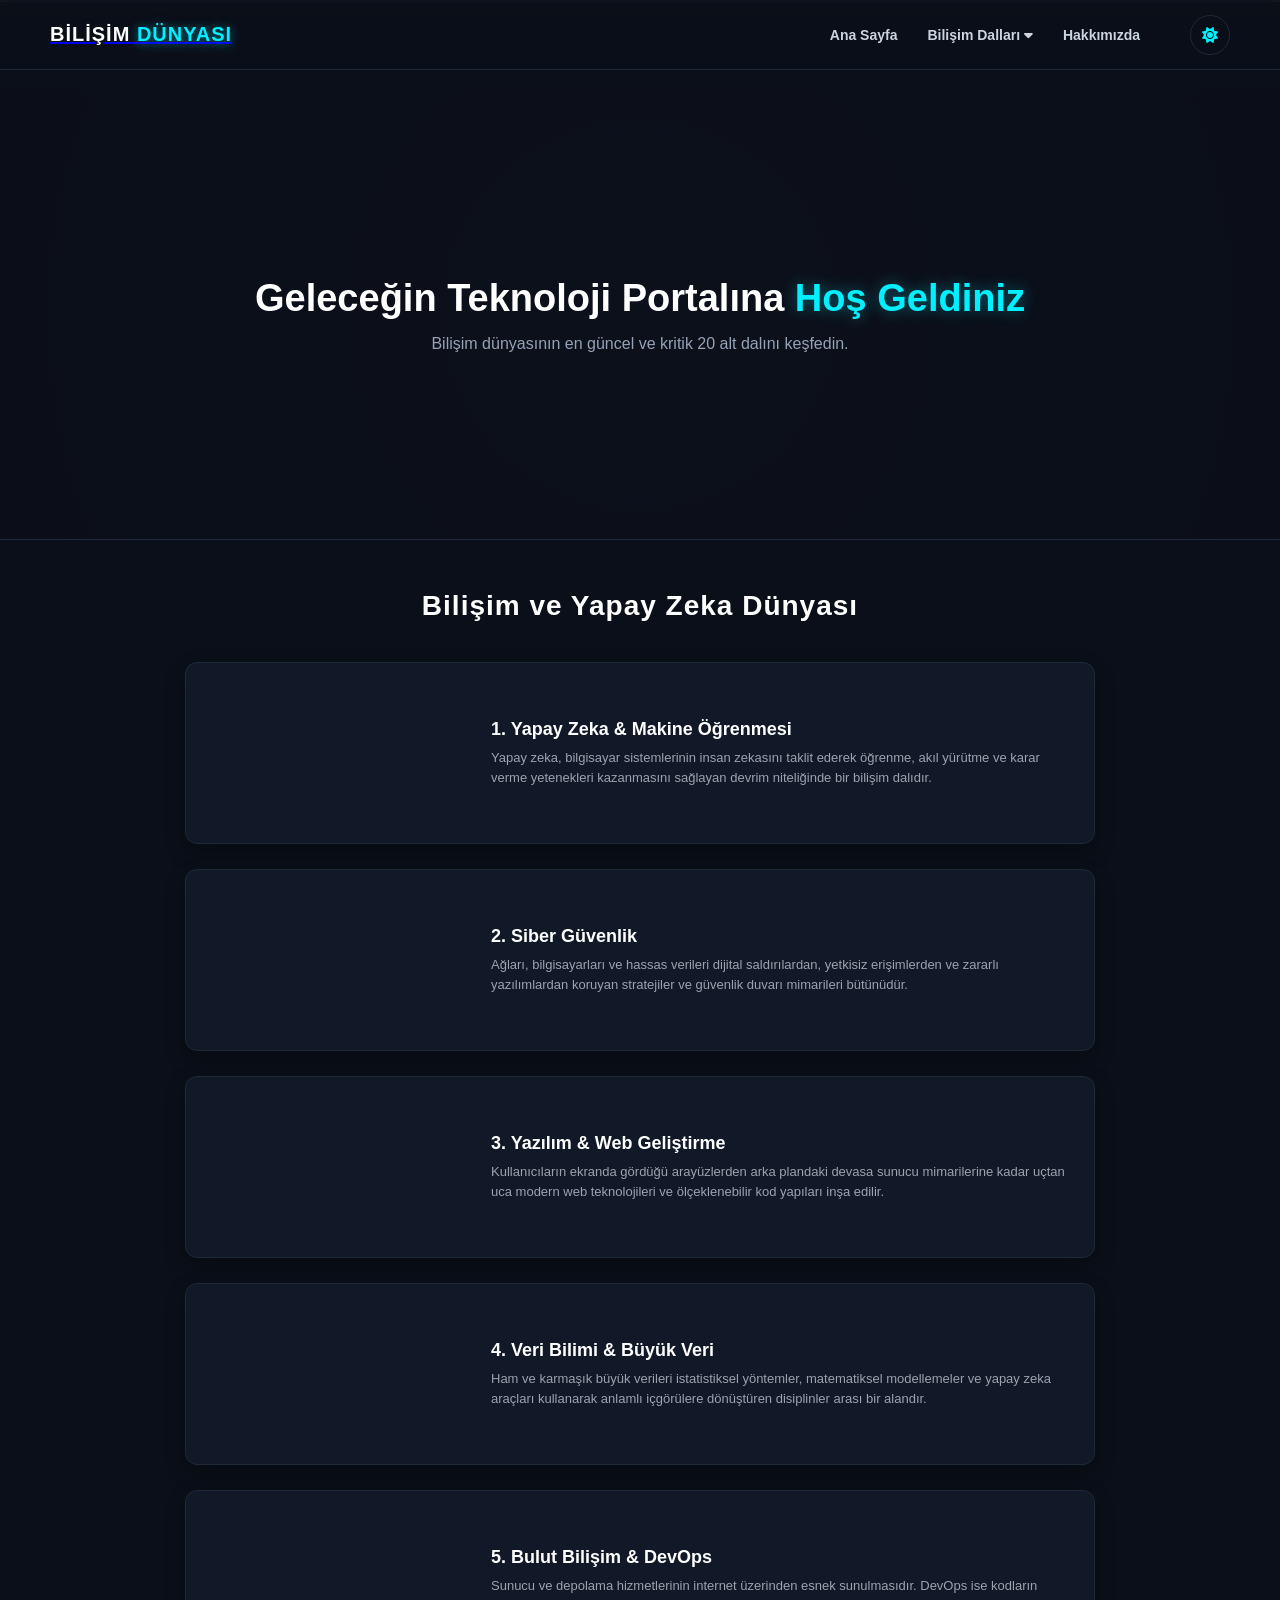
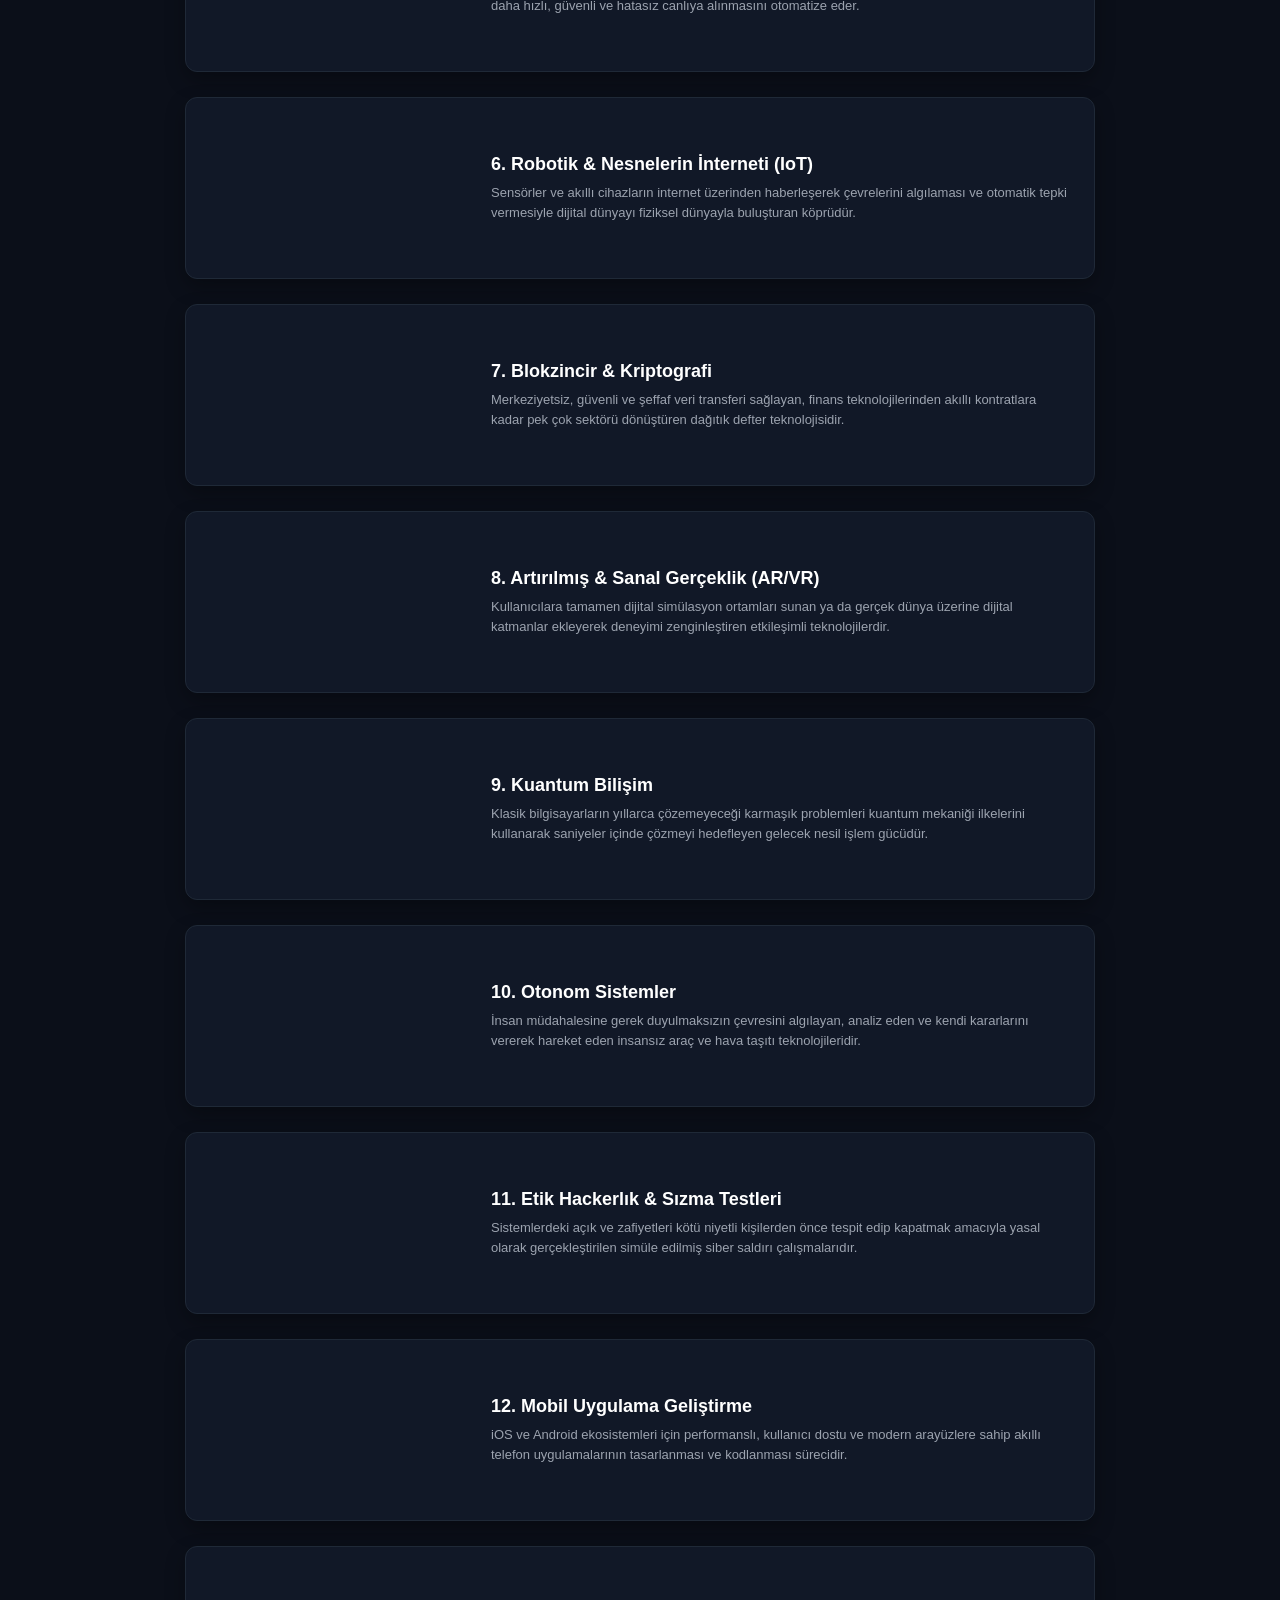
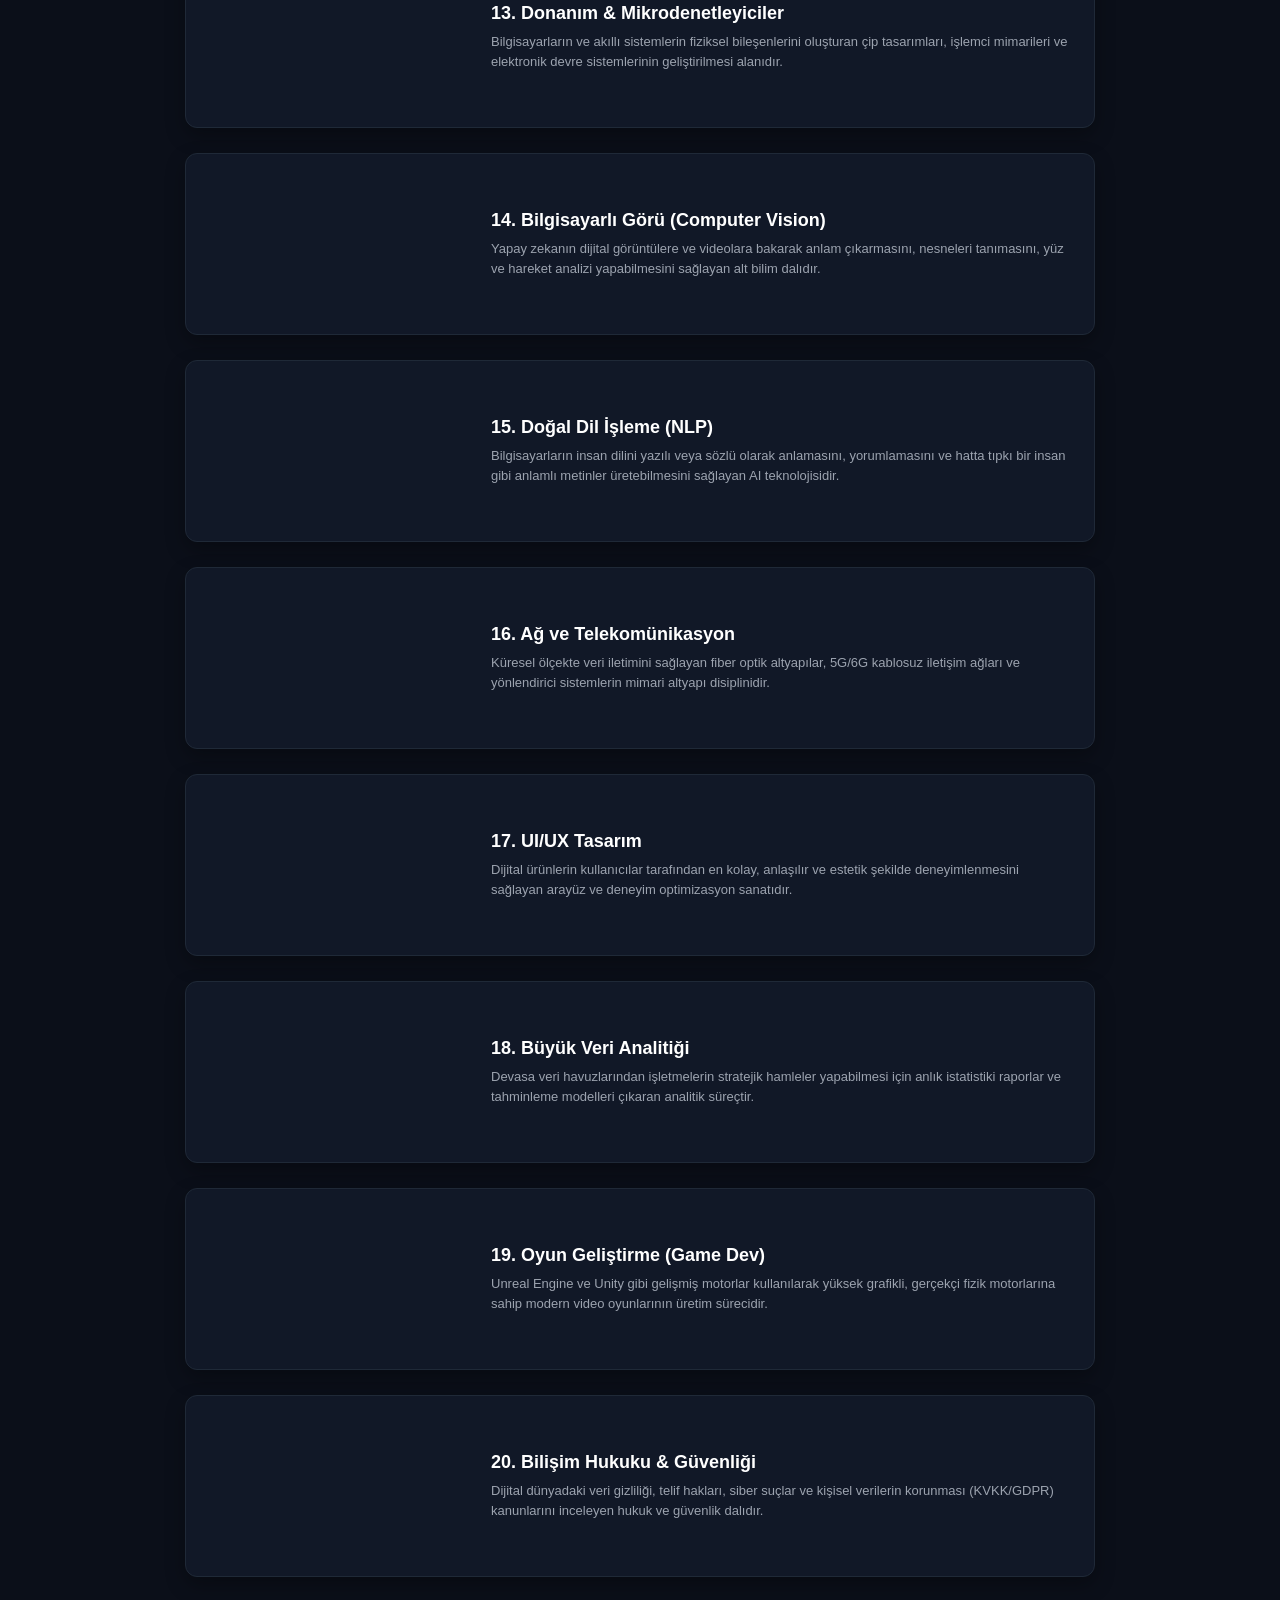
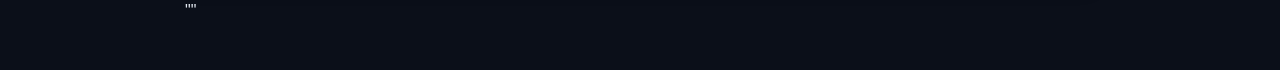
<file: index.html>
<!DOCTYPE html>
<html lang="en">
<head>
    <meta charset="UTF-8">
    <meta name="viewport" content="width=device-width, initial-scale=1.0">
    <title>BİLİŞİM</title>
    <link rel="stylesheet" href="blsm.css">
    <link rel="stylesheet" href="https://cdnjs.cloudflare.com/ajax/libs/font-awesome/6.4.0/css/all.min.css">
   
</head>
<body>

  
<nav class="navbar">
     <a href="blsm.html"> <div class="logo">BİLİŞİM <span>DÜNYASI</span></div> </a>
    
    <ul class="nav-links">
        <li><a href="blsm.html">Ana Sayfa</a></li>
        
        <!-- Açılır Alt Menü (Dropdown) -->
        <li class="dropdown">
            <a href="#domains" class="dropbtn">Bilişim Dalları <i class="fas fa-caret-down"></i></a>
            <div class="dropdown-content">
                <a href="yapay.html">Yapay Zeka & Makine Öğrenmesi</a>
                <a href="siber.html">Siber Güvenlik</a> 
               
            </div>
        </li>
        
        <li><a href="hakkımızda.html">Hakkımızda</a></li>
        

       <button id="theme-toggle" class="theme-btn" title="Temayı Değiştir">
        <i class="fas fa-sun" id="theme-icon"></i>
    </button>
    <script>
    const themeToggleBtn = document.getElementById('theme-toggle');
    const themeIcon = document.getElementById('theme-icon');
    const body = document.body;

    themeToggleBtn.addEventListener('click', function() {
        body.classList.toggle('light-mode');
        
        // İkonu güneş ve ay arasında değiştir
        if (body.classList.contains('light-mode')) {
            themeIcon.classList.remove('fa-sun');
            themeIcon.classList.add('fa-moon'); // Beyaz moddayken ay simgesi olsun ki karanlığa dönebileceğini göstersin
        } else {
            themeIcon.classList.remove('fa-moon');
            themeIcon.classList.add('fa-sun'); // Siyah moddayken güneş simgesi olsun
        }
    });
</script>
</button>
    </ul>
</nav>
    <hr>
    <br>

    <!-- Ana Sayfa / Hero Alanı -->
<section id="home" class="hero-section">
    <div class="hero-content">
        <h1>Geleceğin Teknoloji Portalına <span>Hoş Geldiniz</span></h1>
        <p>Bilişim dünyasının en güncel ve kritik 20 alt dalını keşfedin.</p>
    </div>
</section>


<!-- 20 Görsel ve Yazılı İçerik Akışı -->
<section id="domains" class="domains-container">
    <h2 class="section-title">Bilişim ve Yapay Zeka Dünyası</h2>

    <!-- Kart 1 -->
    <div class="tech-card">
        <div class="tech-img" style="background-image: url('https://images.unsplash.com/photo-1677442136019-21780efad99a?w=1000&q=80');"></div>
        <div class="tech-info">
            <h3>1. Yapay Zeka & Makine Öğrenmesi</h3>
            <p>Yapay zeka, bilgisayar sistemlerinin insan zekasını taklit ederek öğrenme, akıl yürütme ve karar verme yetenekleri kazanmasını sağlayan devrim niteliğinde bir bilişim dalıdır.</p>
        </div>
    </div>

    <!-- Kart 2 -->
    <div class="tech-card">
        <div class="tech-img" style="background-image: url('https://images.unsplash.com/photo-1550751827-4bd374c3f58b?w=1000&q=80');"></div>
        <div class="tech-info">
            <h3>2. Siber Güvenlik</h3>
            <p>Ağları, bilgisayarları ve hassas verileri dijital saldırılardan, yetkisiz erişimlerden ve zararlı yazılımlardan koruyan stratejiler ve güvenlik duvarı mimarileri bütünüdür.</p>
        </div>
    </div>

    <!-- Kart 3 -->
    <div class="tech-card">
        <div class="tech-img" style="background-image: url('https://images.unsplash.com/photo-1555066931-4365d14bab8c?w=1000&q=80');"></div>
        <div class="tech-info">
            <h3>3. Yazılım & Web Geliştirme</h3>
            <p>Kullanıcıların ekranda gördüğü arayüzlerden arka plandaki devasa sunucu mimarilerine kadar uçtan uca modern web teknolojileri ve ölçeklenebilir kod yapıları inşa edilir.</p>
        </div>
    </div>

    <!-- Kart 4 -->
    <div class="tech-card">
        <div class="tech-img" style="background-image: url('https://images.unsplash.com/photo-1551288049-bebda4e38f71?w=1000&q=80');"></div>
        <div class="tech-info">
            <h3>4. Veri Bilimi & Büyük Veri</h3>
            <p>Ham ve karmaşık büyük verileri istatistiksel yöntemler, matematiksel modellemeler ve yapay zeka araçları kullanarak anlamlı içgörülere dönüştüren disiplinler arası bir alandır.</p>
        </div>
    </div>

    <!-- Kart 5 -->
    <div class="tech-card">
        <div class="tech-img" style="background-image: url('https://images.unsplash.com/photo-1544197150-b99a580bb7a8?w=1000&q=80');"></div>
        <div class="tech-info">
            <h3>5. Bulut Bilişim & DevOps</h3>
            <p>Sunucu ve depolama hizmetlerinin internet üzerinden esnek sunulmasıdır. DevOps ise kodların daha hızlı, güvenli ve hatasız canlıya alınmasını otomatize eder.</p>
        </div>
    </div>

    <!-- Kart 6 -->
    <div class="tech-card">
        <div class="tech-img" style="background-image: url('https://images.unsplash.com/photo-1485827404703-89b55fcc595e?w=1000&q=80');"></div>
        <div class="tech-info">
            <h3>6. Robotik & Nesnelerin İnterneti (IoT)</h3>
            <p>Sensörler ve akıllı cihazların internet üzerinden haberleşerek çevrelerini algılaması ve otomatik tepki vermesiyle dijital dünyayı fiziksel dünyayla buluşturan köprüdür.</p>
        </div>
    </div>

    <!-- Kart 7 -->
    <div class="tech-card">
        <div class="tech-img" style="background-image: url('https://images.unsplash.com/photo-1639762681485-074b7f938ba0?w=1000&q=80');"></div>
        <div class="tech-info">
            <h3>7. Blokzincir & Kriptografi</h3>
            <p>Merkeziyetsiz, güvenli ve şeffaf veri transferi sağlayan, finans teknolojilerinden akıllı kontratlara kadar pek çok sektörü dönüştüren dağıtık defter teknolojisidir.</p>
        </div>
    </div>

    <!-- Kart 8 -->
    <div class="tech-card">
        <div class="tech-img" style="background-image: url('https://images.unsplash.com/photo-1593508512255-86ab42a8e620?w=1000&q=80');"></div>
        <div class="tech-info">
            <h3>8. Artırılmış & Sanal Gerçeklik (AR/VR)</h3>
            <p>Kullanıcılara tamamen dijital simülasyon ortamları sunan ya da gerçek dünya üzerine dijital katmanlar ekleyerek deneyimi zenginleştiren etkileşimli teknolojilerdir.</p>
        </div>
    </div>

    <!-- Kart 9 -->
    <div class="tech-card">
        <div class="tech-img" style="background-image: url('https://images.unsplash.com/photo-1535378917042-10a22c95931a?w=1000&q=80');"></div>
        <div class="tech-info">
            <h3>9. Kuantum Bilişim</h3>
            <p>Klasik bilgisayarların yıllarca çözemeyeceği karmaşık problemleri kuantum mekaniği ilkelerini kullanarak saniyeler içinde çözmeyi hedefleyen gelecek nesil işlem gücüdür.</p>
        </div>
    </div>

    <!-- Kart 10 -->
    <div class="tech-card">
        <div class="tech-img" style="background-image: url('https://images.unsplash.com/photo-1581091226825-a6a2a5aee158?w=1000&q=80');"></div>
        <div class="tech-info">
            <h3>10. Otonom Sistemler</h3>
            <p>İnsan müdahalesine gerek duyulmaksızın çevresini algılayan, analiz eden ve kendi kararlarını vererek hareket eden insansız araç ve hava taşıtı teknolojileridir.</p>
        </div>
    </div>

    <!-- Kart 11 -->
    <div class="tech-card">
        <div class="tech-img" style="background-image: url('https://images.unsplash.com/photo-1526374965328-7f61d4dc18c5?w=1000&q=80');"></div>
        <div class="tech-info">
            <h3>11. Etik Hackerlık & Sızma Testleri</h3>
            <p>Sistemlerdeki açık ve zafiyetleri kötü niyetli kişilerden önce tespit edip kapatmak amacıyla yasal olarak gerçekleştirilen simüle edilmiş siber saldırı çalışmalarıdır.</p>
        </div>
    </div>

    <!-- Kart 12 -->
    <div class="tech-card">
        <div class="tech-img" style="background-image: url('https://images.unsplash.com/photo-1504639725590-34d0984388bd?w=1000&q=80');"></div>
        <div class="tech-info">
            <h3>12. Mobil Uygulama Geliştirme</h3>
            <p>iOS ve Android ekosistemleri için performanslı, kullanıcı dostu ve modern arayüzlere sahip akıllı telefon uygulamalarının tasarlanması ve kodlanması sürecidir.</p>
        </div>
    </div>

    <!-- Kart 13 -->
    <div class="tech-card">
        <div class="tech-img" style="background-image: url('https://images.unsplash.com/photo-1518770660439-4636190af475?w=1000&q=80');"></div>
        <div class="tech-info">
            <h3>13. Donanım & Mikrodenetleyiciler</h3>
            <p>Bilgisayarların ve akıllı sistemlerin fiziksel bileşenlerini oluşturan çip tasarımları, işlemci mimarileri ve elektronik devre sistemlerinin geliştirilmesi alanıdır.</p>
        </div>
    </div>

    <!-- Kart 14 -->
    <div class="tech-card">
        <div class="tech-img" style="background-image: url('https://images.unsplash.com/photo-1573164713988-8665fc963095?w=1000&q=80');"></div>
        <div class="tech-info">
            <h3>14. Bilgisayarlı Görü (Computer Vision)</h3>
            <p>Yapay zekanın dijital görüntülere ve videolara bakarak anlam çıkarmasını, nesneleri tanımasını, yüz ve hareket analizi yapabilmesini sağlayan alt bilim dalıdır.</p>
        </div>
    </div>

    <!-- Kart 15 -->
    <div class="tech-card">
        <div class="tech-img" style="background-image: url('https://images.unsplash.com/photo-1531482615713-2afd69097998?w=1000&q=80');"></div>
        <div class="tech-info">
            <h3>15. Doğal Dil İşleme (NLP)</h3>
            <p>Bilgisayarların insan dilini yazılı veya sözlü olarak anlamasını, yorumlamasını ve hatta tıpkı bir insan gibi anlamlı metinler üretebilmesini sağlayan AI teknolojisidir.</p>
        </div>
    </div>

    <!-- Kart 16 -->
    <div class="tech-card">
        <div class="tech-img" style="background-image: url('https://images.unsplash.com/photo-1451187580459-43490279c0fa?w=1000&q=80');"></div>
        <div class="tech-info">
            <h3>16. Ağ ve Telekomünikasyon</h3>
            <p>Küresel ölçekte veri iletimini sağlayan fiber optik altyapılar, 5G/6G kablosuz iletişim ağları ve yönlendirici sistemlerin mimari altyapı disiplinidir.</p>
        </div>
    </div>

    <!-- Kart 17 -->
    <div class="tech-card">
        <div class="tech-img" style="background-image: url('https://images.unsplash.com/photo-1507238691740-187a5b1d37b8?w=1000&q=80');"></div>
        <div class="tech-info">
            <h3>17. UI/UX Tasarım</h3>
            <p>Dijital ürünlerin kullanıcılar tarafından en kolay, anlaşılır ve estetik şekilde deneyimlenmesini sağlayan arayüz ve deneyim optimizasyon sanatıdır.</p>
        </div>
    </div>

    <!-- Kart 18 -->
    <div class="tech-card">
        <div class="tech-img" style="background-image: url('https://images.unsplash.com/photo-1516321318423-f06f85e504b3?w=1000&q=80');"></div>
        <div class="tech-info">
            <h3>18. Büyük Veri Analitiği</h3>
            <p>Devasa veri havuzlarından işletmelerin stratejik hamleler yapabilmesi için anlık istatistiki raporlar ve tahminleme modelleri çıkaran analitik süreçtir.</p>
        </div>
    </div>

    <!-- Kart 19 -->
    <div class="tech-card">
        <div class="tech-img" style="background-image: url('https://images.unsplash.com/photo-1527443224154-c4a3942d3acf?w=1000&q=80');"></div>
        <div class="tech-info">
            <h3>19. Oyun Geliştirme (Game Dev)</h3>
            <p>Unreal Engine ve Unity gibi gelişmiş motorlar kullanılarak yüksek grafikli, gerçekçi fizik motorlarına sahip modern video oyunlarının üretim sürecidir.</p>
        </div>
    </div>

    <!-- Kart 20 -->
    <div class="tech-card">
        <div class="tech-img" style="background-image: url('https://images.unsplash.com/photo-1563986768609-322da13575f3?w=1000&q=80');"></div>
        <div class="tech-info">
            <h3>20. Bilişim Hukuku & Güvenliği</h3>
            <p>Dijital dünyadaki veri gizliliği, telif hakları, siber suçlar ve kişisel verilerin korunması (KVKK/GDPR) kanunlarını inceleyen hukuk ve güvenlik dalıdır.</p>
        </div>
    </div>

    ""

</section>
    
</body>
</html>
</file>
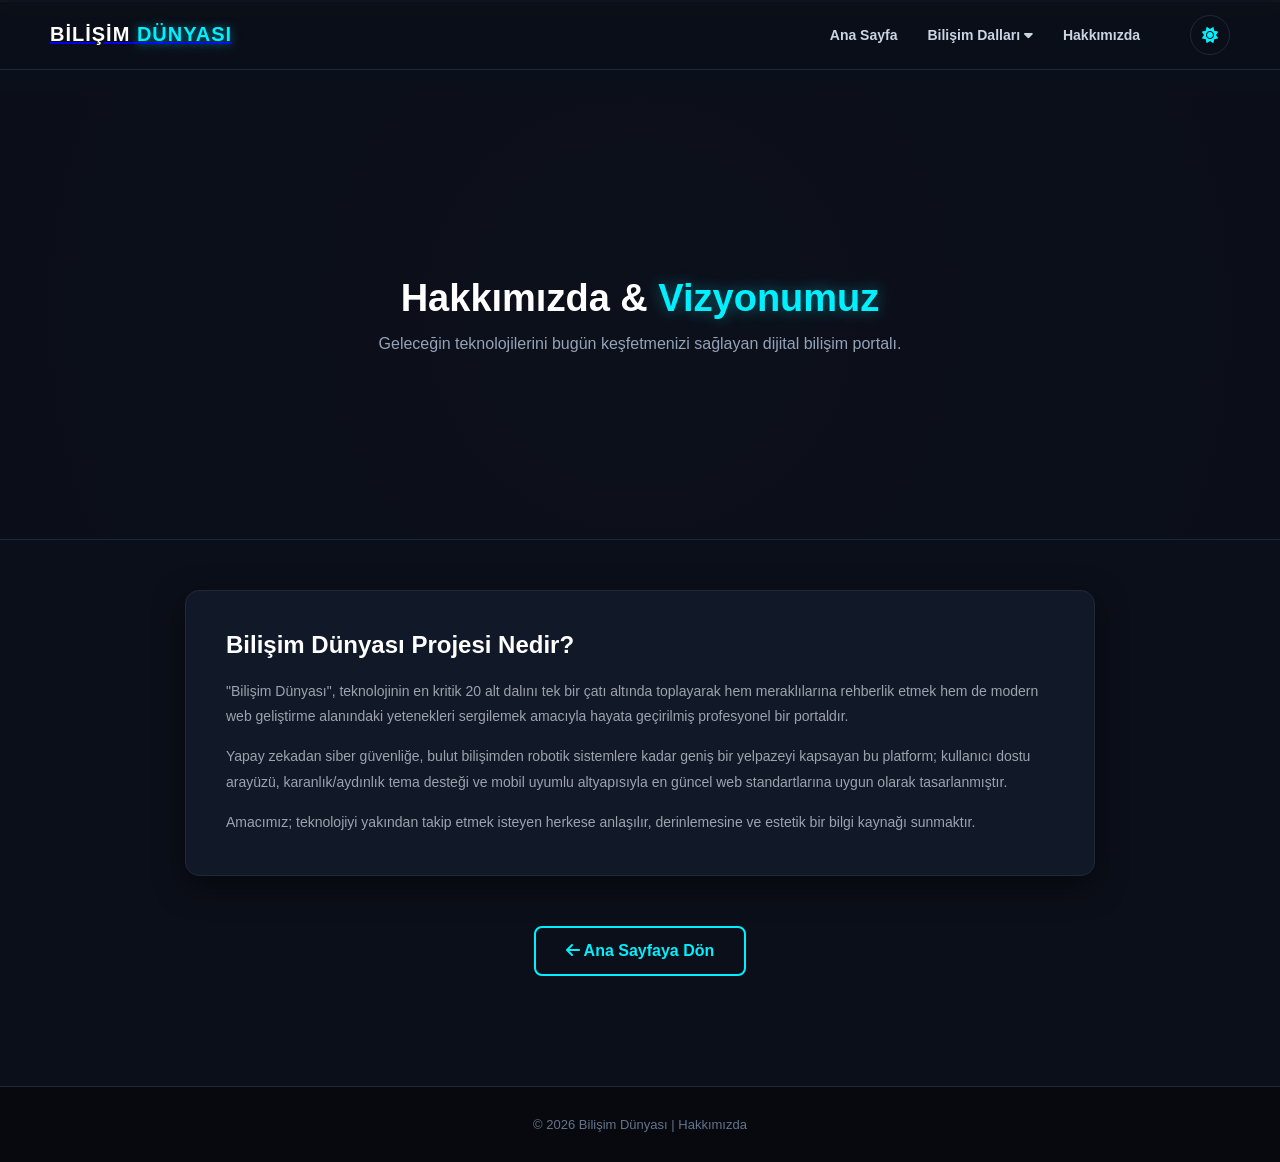
<file: hakkımızda.html>
<!DOCTYPE html>
<html lang="en">
<head>
    <meta charset="UTF-8">
    <meta name="viewport" content="width=device-width, initial-scale=1.0">
    <title>Document</title>
      <link rel="stylesheet" href="blsm.css">
    <link rel="stylesheet" href="https://cdnjs.cloudflare.com/ajax/libs/font-awesome/6.4.0/css/all.min.css">
</head>
<body>
    <nav class="navbar">
     <a href="blsm.html"> <div class="logo">BİLİŞİM <span>DÜNYASI</span></div> </a>
    
    <ul class="nav-links">
        <li><a href="blsm.html">Ana Sayfa</a></li>
        
        <!-- Açılır Alt Menü (Dropdown) -->
        <li class="dropdown">
            <a href="#domains" class="dropbtn">Bilişim Dalları <i class="fas fa-caret-down"></i></a>
            <div class="dropdown-content">
                <a href="yapay.html">Yapay Zeka & Makine Öğrenmesi</a>
                <a href="siber.html">Siber Güvenlik</a> 
               
            </div>
        </li>
        
        <li><a href="#about">Hakkımızda</a></li>
        

       <button id="theme-toggle" class="theme-btn" title="Temayı Değiştir">
        <i class="fas fa-sun" id="theme-icon"></i>
    </button>
    <script>
    const themeToggleBtn = document.getElementById('theme-toggle');
    const themeIcon = document.getElementById('theme-icon');
    const body = document.body;

    themeToggleBtn.addEventListener('click', function() {
        body.classList.toggle('light-mode');
        
        // İkonu güneş ve ay arasında değiştir
        if (body.classList.contains('light-mode')) {
            themeIcon.classList.remove('fa-sun');
            themeIcon.classList.add('fa-moon'); // Beyaz moddayken ay simgesi olsun ki karanlığa dönebileceğini göstersin
        } else {
            themeIcon.classList.remove('fa-moon');
            themeIcon.classList.add('fa-sun'); // Siyah moddayken güneş simgesi olsun
        }
    });
</script>
</button>
    </ul>
</nav>
    <hr>
    <br>





    <section class="hero-section">
        <div class="hero-content">
            <h1>Hakkımızda & <span>Vizyonumuz</span></h1>
            <p>Geleceğin teknolojilerini bugün keşfetmenizi sağlayan dijital bilişim portalı.</p>
        </div>
    </section>

    <!-- Detaylı İçerik Alanı -->
    <div class="domains-container">
        
        <!-- Büyük Hakkımızda Kutusu -->
        <div style="background-color: #111827; border: 1px solid #1f2937; border-radius: 14px; padding: 40px; margin-bottom: 40px; box-shadow: 0 10px 30px rgba(0,0,0,0.5);">
            <h2 style="font-size: 24px; color: #fff; margin-bottom: 20px;">Bilişim Dünyası Projesi Nedir?</h2>
            <p style="color: #9ca3af; line-height: 1.8; font-size: 14px; margin-bottom: 15px;">
                "Bilişim Dünyası", teknolojinin en kritik 20 alt dalını tek bir çatı altında toplayarak hem meraklılarına rehberlik etmek hem de modern web geliştirme alanındaki yetenekleri sergilemek amacıyla hayata geçirilmiş profesyonel bir portaldır.
            </p>
            <p style="color: #9ca3af; line-height: 1.8; font-size: 14px; margin-bottom: 15px;">
                Yapay zekadan siber güvenliğe, bulut bilişimden robotik sistemlere kadar geniş bir yelpazeyi kapsayan bu platform; kullanıcı dostu arayüzü, karanlık/aydınlık tema desteği ve mobil uyumlu altyapısıyla en güncel web standartlarına uygun olarak tasarlanmıştır.
            </p>
            <p style="color: #9ca3af; line-height: 1.8; font-size: 14px;">
                Amacımız; teknolojiyi yakından takip etmek isteyen herkese anlaşılır, derinlemesine ve estetik bir bilgi kaynağı sunmaktır.
            </p>
        </div>

        <!-- Geri Dönüş Butonu -->
        <div style="text-align: center; margin-top: 50px;">
            <a href="blsm.html" style="display: inline-block; background: transparent; border: 2px solid #00f0ff; color: #00f0ff; padding: 14px 30px; border-radius: 8px; font-weight: 700; text-decoration: none; transition: 0.3s;">
                <i class="fas fa-arrow-left"></i> Ana Sayfaya Dön
            </a>
        </div>

    </div>

    <!-- Footer -->
    <footer class="footer" style="margin-top: 60px;">
        <p>© 2026 Bilişim Dünyası | Hakkımızda</p>
    </footer>
</body>
</html>
</file>
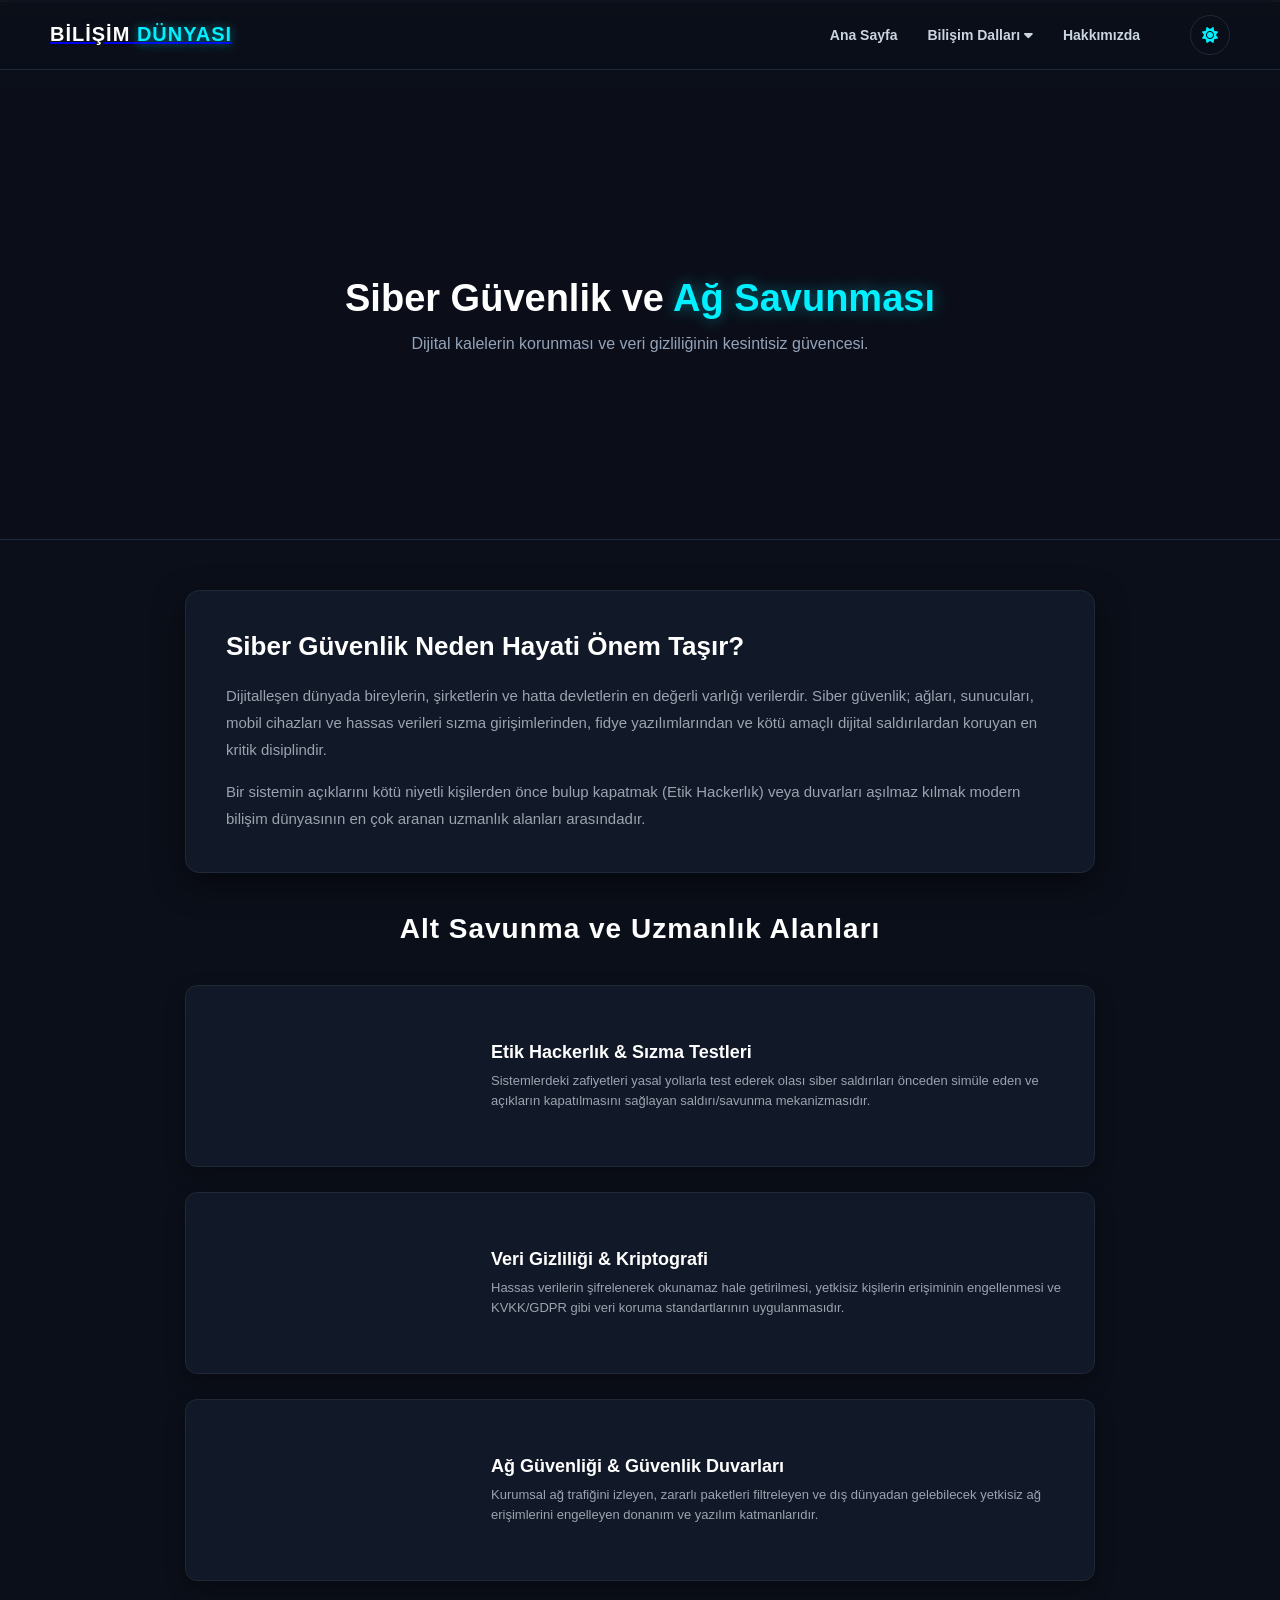
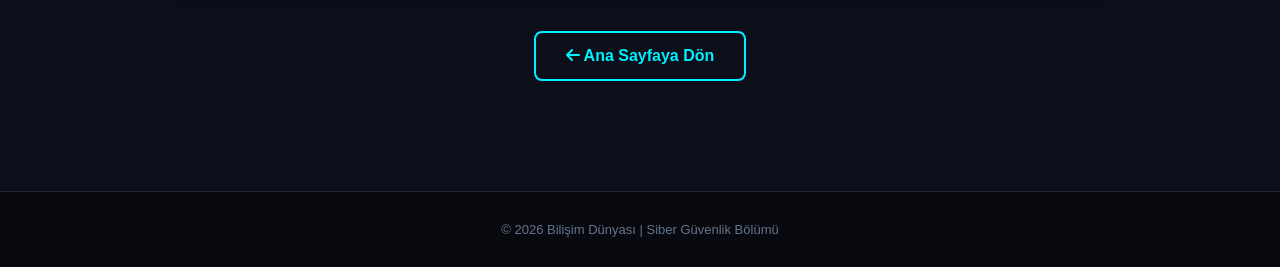
<file: siber.html>
<!DOCTYPE html>
<html lang="en">
<head>
    <meta charset="UTF-8">
    <meta name="viewport" content="width=device-width, initial-scale=1.0">
    <title>BİLİSİM</title>
    <link rel="stylesheet" href="blsm.css">
    <script src="scrşp.js"></script>
    <link rel="stylesheet" href="https://cdnjs.cloudflare.com/ajax/libs/font-awesome/6.4.0/css/all.min.css">
</head>
<body>
    <nav class="navbar">
     <a href="blsm.html"> <div class="logo">BİLİŞİM <span>DÜNYASI</span></div> </a>
    
    <ul class="nav-links">
        <li><a href="blsm.html">Ana Sayfa</a></li>
        
        <!-- Açılır Alt Menü (Dropdown) -->
        <li class="dropdown">
            <a href="#domains" class="dropbtn">Bilişim Dalları <i class="fas fa-caret-down"></i></a>
            <div class="dropdown-content">
                <a href="yapay.html">Yapay Zeka & Makine Öğrenmesi</a>
                <a href="siber.html">Siber Güvenlik</a>
               
            </div>
        </li>
        
        <li><a href="hakkımızda.html">Hakkımızda</a></li>
        
    <button id="theme-toggle" class="theme-btn" title="Temayı Değiştir">
        <i class="fas fa-sun" id="theme-icon"></i>
    </button>
    <script>
    const themeToggleBtn = document.getElementById('theme-toggle');
    const themeIcon = document.getElementById('theme-icon');
    const body = document.body;

    themeToggleBtn.addEventListener('click', function() {
        body.classList.toggle('light-mode');
        
        // İkonu güneş ve ay arasında değiştir
        if (body.classList.contains('light-mode')) {
            themeIcon.classList.remove('fa-sun');
            themeIcon.classList.add('fa-moon'); // Beyaz moddayken ay simgesi olsun ki karanlığa dönebileceğini göstersin
        } else {
            themeIcon.classList.remove('fa-moon');
            themeIcon.classList.add('fa-sun'); // Siyah moddayken güneş simgesi olsun
        }
    });
</script>
</button>
    </ul>
</nav>
    <hr>
    <br>

    <section class="hero-section" style="background: linear-gradient(rgba(11,15,25,0.8), rgba(11,15,25,0.9)), url('https://images.unsplash.com/photo-1550751827-4bd374c3f58b?w=1400&q=80'); background-size: cover; background-position: center;">
        <div class="hero-content">
            <h1>Siber Güvenlik ve <span>Ağ Savunması</span></h1>
            <p>Dijital kalelerin korunması ve veri gizliliğinin kesintisiz güvencesi.</p>
        </div>
    </section>

    <!-- Detaylı İçerik Alanı -->
    <div class="domains-container">
        
        <!-- Büyük Tanıtım Kutusu -->
        <div style="background-color: #111827; border: 1px solid #1f2937; border-radius: 14px; padding: 40px; margin-bottom: 40px; box-shadow: 0 10px 30px rgba(0,0,0,0.5);">
            <h2 style="font-size: 26px; color: #fff; margin-bottom: 20px;">Siber Güvenlik Neden Hayati Önem Taşır?</h2>
            <p style="color: #9ca3af; line-height: 1.8; font-size: 15px; margin-bottom: 15px;">
                Dijitalleşen dünyada bireylerin, şirketlerin ve hatta devletlerin en değerli varlığı verilerdir. Siber güvenlik; ağları, sunucuları, mobil cihazları ve hassas verileri sızma girişimlerinden, fidye yazılımlarından ve kötü amaçlı dijital saldırılardan koruyan en kritik disiplindir.
            </p>
            <p style="color: #9ca3af; line-height: 1.8; font-size: 15px;">
                Bir sistemin açıklarını kötü niyetli kişilerden önce bulup kapatmak (Etik Hackerlık) veya duvarları aşılmaz kılmak modern bilişim dünyasının en çok aranan uzmanlık alanları arasındadır.
            </p>
        </div>

        <h3 class="section-title">Alt Savunma ve Uzmanlık Alanları</h3>

        <!-- Alt Kriter Kart 1 -->
        <div class="tech-card">
            <div class="tech-img" style="background-image: url('https://images.unsplash.com/photo-1526374965328-7f61d4dc18c5?w=1000&q=80');"></div>
            <div class="tech-info">
                <h3>Etik Hackerlık & Sızma Testleri</h3>
                <p>Sistemlerdeki zafiyetleri yasal yollarla test ederek olası siber saldırıları önceden simüle eden ve açıkların kapatılmasını sağlayan saldırı/savunma mekanizmasıdır.</p>
            </div>
        </div>

        <!-- Alt Kriter Kart 2 -->
        <div class="tech-card">
            <div class="tech-img" style="background-image: url('https://images.unsplash.com/photo-1563986768609-322da13575f3?w=1000&q=80');"></div>
            <div class="tech-info">
                <h3>Veri Gizliliği & Kriptografi</h3>
                <p>Hassas verilerin şifrelenerek okunamaz hale getirilmesi, yetkisiz kişilerin erişiminin engellenmesi ve KVKK/GDPR gibi veri koruma standartlarının uygulanmasıdır.</p>
            </div>
        </div>

        <!-- Alt Kriter Kart 3 -->
        <div class="tech-card">
            <div class="tech-img" style="background-image: url('https://images.unsplash.com/photo-1544197150-b99a580bb7a8?w=1000&q=80');"></div>
            <div class="tech-info">
                <h3>Ağ Güvenliği & Güvenlik Duvarları</h3>
                <p>Kurumsal ağ trafiğini izleyen, zararlı paketleri filtreleyen ve dış dünyadan gelebilecek yetkisiz ağ erişimlerini engelleyen donanım ve yazılım katmanlarıdır.</p>
            </div>
        </div>

        <!-- Geri Dönüş Butonu -->
        <div style="text-align: center; margin-top: 50px;">
            <a href="blsm.html" style="display: inline-block; background: transparent; border: 2px solid #00f0ff; color: #00f0ff; padding: 14px 30px; border-radius: 8px; font-weight: 700; text-decoration: none; transition: 0.3s;">
                <i class="fas fa-arrow-left"></i> Ana Sayfaya Dön
            </a>
        </div>

    </div>

    <!-- Footer -->
    <footer class="footer" style="margin-top: 60px;">
        <p>© 2026 Bilişim Dünyası | Siber Güvenlik Bölümü</p>
    </footer>
    
</body>
</html>
</file>
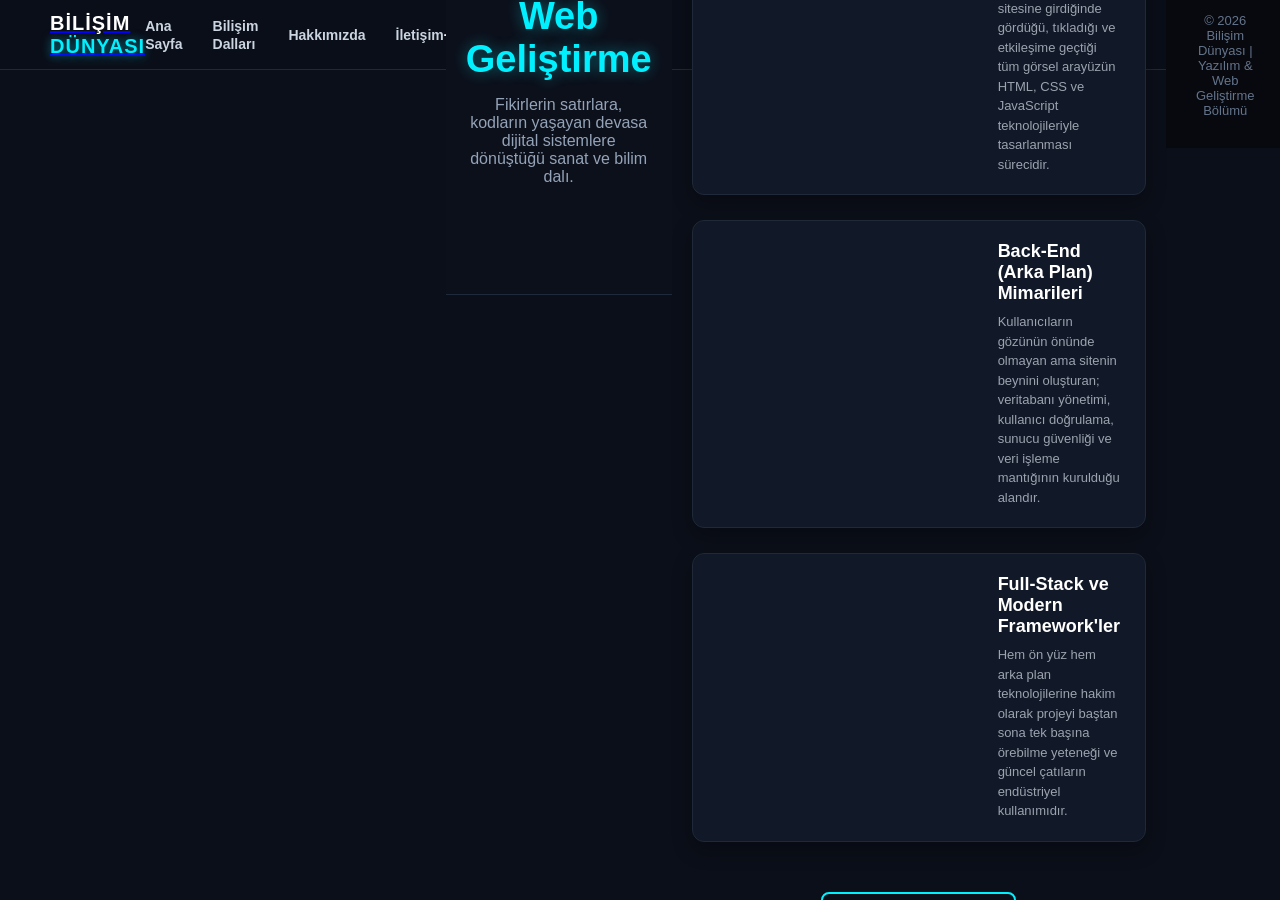
<file: web.html>
<!DOCTYPE html>
<html lang="en">
<head>
    <meta charset="UTF-8">
    <meta name="viewport" content="width=device-width, initial-scale=1.0">
    <title>Document</title>
    <link rel="stylesheet" href="blsm.css">
</head>
<body>
    <nav class="navbar">
     <a href="blsm.html"> <div class="logo">BİLİŞİM <span>DÜNYASI</span></div> </a>
    
    <ul class="nav-links">
        <li><a href="blsm.html">Ana Sayfa</a></li>
        
        <!-- Açılır Alt Menü (Dropdown) -->
        <li class="dropdown">
            <a href="#domains" class="dropbtn">Bilişim Dalları <i class="fas fa-caret-down"></i></a>
            <div class="dropdown-content">
                <a href="yapay.html">Yapay Zeka & Makine Öğrenmesi</a>
                <a href="siber.html">Siber Güvenlik</a>
                <a href="web.html">Yazılım & Web Geliştirme</a>
                <a href="#data">Veri Bilimi & Büyük Veri</a>
                <a href="#cloud">Bulut Bilişim & DevOps</a>
                <a href="#iot">Robotik & IoT</a>
            </div>
        </li>
        
        <li><a href="#about">Hakkımızda</a></li>
        <li><a href="#contact">İletişim</a></li>
    </ul>
    <hr>
    <br>
    <!-- Sayfa Başlık Alanı (Hero) -->
    <section class="hero-section" style="background-image: url('https://images.unsplash.com/photo-1555066931-4365d14bab8c?w=1400&q=80');">
        <div class="hero-content">
            <h1>Yazılım & <span>Web Geliştirme</span></h1>
            <p>Fikirlerin satırlara, kodların yaşayan devasa dijital sistemlere dönüştüğü sanat ve bilim dalı.</p>
        </div>
    </section>

    <!-- Detaylı İçerik Alanı -->
    <div class="domains-container">
        
        <!-- Büyük Tanıtım Kutusu -->
        <div style="background-color: #111827; border: 1px solid #1f2937; border-radius: 14px; padding: 40px; margin-bottom: 40px; box-shadow: 0 10px 30px rgba(0,0,0,0.5);">
            <h2 style="font-size: 24px; color: #fff; margin-bottom: 20px;">Yazılım Mühendisliği ve Dijital Dünyanın İnşası</h2>
            <p style="color: #9ca3af; line-height: 1.8; font-size: 14px; margin-bottom: 15px;">
                Yazılım ve web geliştirme, bilişim evreninin temel taşıdır. Bir fikrin kod satırları aracılığıyla somut bir ürüne dönüşmesini sağlayan bu disiplin; kullanıcıların ekranda gördüğü estetik arayüzlerden (Front-End), arka planda milyonlarca veriyi milisaniyeler içinde işleyen devasa veritabanı ve sunucu mimarilerine (Back-End) kadar uçtan uca kusursuz bir süreçtir.
            </p>
            <p style="color: #9ca3af; line-height: 1.8; font-size: 14px; margin-bottom: 15px;">
                Günümüzde web siteleri artık sadece birer bilgi panosu değil; e-ticaret devlerinin, sosyal medya ağlarının ve bulut tabanlı yazılımların üzerinde çalıştığı interaktif birer ekosistemdir. Full-stack yaklaşımı, modern JavaScript framework'leri ve güvenli API entegrasyonları sayesinde geliştiriciler sınırları her geçen gün zorlamaktadır.
            </p>
            <p style="color: #9ca3af; line-height: 1.8; font-size: 14px;">
                Ayrıca freelance dünyasında müşteri kapmanın ve portföy oluşturmanın en hızlı yolu, kusursuz çalışan, hızlı ve mobil uyumlu web siteleri inşa etmektir. Bu yüzden yazılım becerisi en büyük silahtır.
            </p>
        </div>

        <h3 class="section-title">Yazılım ve Web Dünyasının Temel Katmanları</h3>

        <!-- Alt Kriter Kart 1 -->
        <div class="tech-card">
            <div class="tech-img" style="background-image: url('https://images.unsplash.com/photo-1587620962725-abab7fe55159?w=1000&q=80');"></div>
            <div class="tech-info">
                <h3>Front-End (Ön Yüz) Geliştirme</h3>
                <p>Kullanıcının bir web sitesine girdiğinde gördüğü, tıkladığı ve etkileşime geçtiği tüm görsel arayüzün HTML, CSS ve JavaScript teknolojileriyle tasarlanması sürecidir.</p>
            </div>
        </div>

        <!-- Alt Kriter Kart 2 -->
        <div class="tech-card">
            <div class="tech-img" style="background-image: url('https://images.unsplash.com/photo-1555066931-4365d14bab8c?w=1000&q=80');"></div>
            <div class="tech-info">
                <h3>Back-End (Arka Plan) Mimarileri</h3>
                <p>Kullanıcıların gözünün önünde olmayan ama sitenin beynini oluşturan; veritabanı yönetimi, kullanıcı doğrulama, sunucu güvenliği ve veri işleme mantığının kurulduğu alandır.</p>
            </div>
        </div>

        <!-- Alt Kriter Kart 3 -->
        <div class="tech-card">
            <div class="tech-img" style="background-image: url('https://images.unsplash.com/photo-1504639725590-34d0984388bd?w=1000&q=80');"></div>
            <div class="tech-info">
                <h3>Full-Stack ve Modern Framework'ler</h3>
                <p>Hem ön yüz hem arka plan teknolojilerine hakim olarak projeyi baştan sona tek başına örebilme yeteneği ve güncel çatıların endüstriyel kullanımıdır.</p>
            </div>
        </div>

        <!-- Geri Dönüş Butonu -->
        <div style="text-align: center; margin-top: 50px;">
            <a href="index.html" style="display: inline-block; background: transparent; border: 2px solid #00f0ff; color: #00f0ff; padding: 14px 30px; border-radius: 8px; font-weight: 700; text-decoration: none; transition: 0.3s;">
                <i class="fas fa-arrow-left"></i> Ana Sayfaya Dön
            </a>
        </div>

    </div>

    <!-- Footer -->
    <footer class="footer" style="margin-top: 60px;">
        <p>© 2026 Bilişim Dünyası | Yazılım & Web Geliştirme Bölümü</p>
    </footer>
</nav>
</body>
</html>
</file>
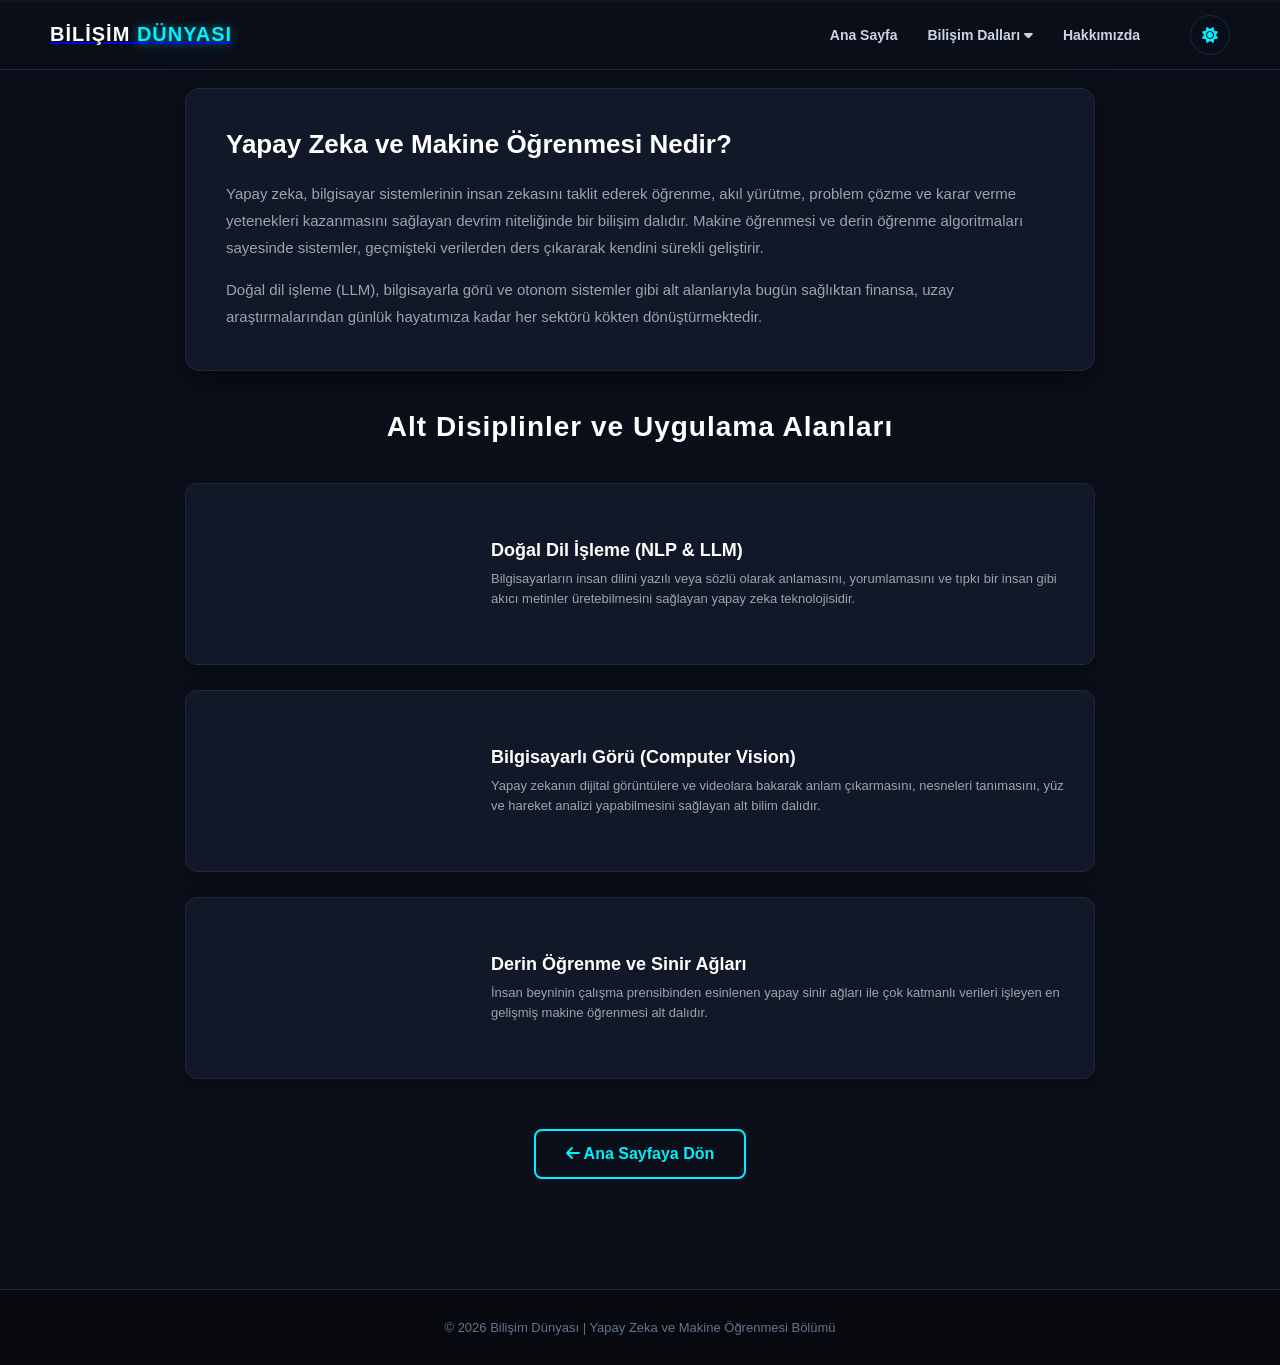
<file: yapay.html>
<!DOCTYPE html>
<html lang="en">
<head>
    <meta charset="UTF-8">
    <meta name="viewport" content="width=device-width, initial-scale=1.0">
    <title>BİLİSİM</title>
    <link rel="stylesheet" href="blsm.css">
    
    <link rel="stylesheet" href="https://cdnjs.cloudflare.com/ajax/libs/font-awesome/6.4.0/css/all.min.css">
</head>
<body>
    <nav class="navbar">
     <a href="blsm.html"> <div class="logo">BİLİŞİM <span>DÜNYASI</span></div> </a>
    
    <ul class="nav-links">
        <li><a href="blsm.html">Ana Sayfa</a></li>
        
        <!-- Açılır Alt Menü (Dropdown) -->
        <li class="dropdown">
            <a href="#domains" class="dropbtn">Bilişim Dalları <i class="fas fa-caret-down"></i></a>
            <div class="dropdown-content">
                <a href="yapay.html">Yapay Zeka & Makine Öğrenmesi</a>
                <a href="siber.html">Siber Güvenlik</a> 
               
            </div>
        </li>
        
        <li><a href="hakkımızda.html">Hakkımızda</a></li>
        
        <button id="theme-toggle" class="theme-btn" title="Temayı Değiştir">
        <i class="fas fa-sun" id="theme-icon"></i>
    </button>
    <script>
    const themeToggleBtn = document.getElementById('theme-toggle');
    const themeIcon = document.getElementById('theme-icon');
    const body = document.body;

    themeToggleBtn.addEventListener('click', function() {
        body.classList.toggle('light-mode');
        
        // İkonu güneş ve ay arasında değiştir
        if (body.classList.contains('light-mode')) {
            themeIcon.classList.remove('fa-sun');
            themeIcon.classList.add('fa-moon'); // Beyaz moddayken ay simgesi olsun ki karanlığa dönebileceğini göstersin
        } else {
            themeIcon.classList.remove('fa-moon');
            themeIcon.classList.add('fa-sun'); // Siyah moddayken güneş simgesi olsun
        }
    });
</script>
</button>
    
    </ul>
</nav>
    <hr>
    <br>

   

    <br>

    <!-- Detaylı İçerik Alanı -->
    <div class="domains-container">
        
        <!-- Büyük Tanıtım Kutusu -->
        <div style="background-color: #111827; border: 1px solid #1f2937; border-radius: 14px; padding: 40px; margin-bottom: 40px; box-shadow: 0 10px 30px rgba(0,0,0,0.5);">
            <h2 style="font-size: 26px; color: #fff; margin-bottom: 20px;">Yapay Zeka ve Makine Öğrenmesi Nedir?</h2>
            <p style="color: #9ca3af; line-height: 1.8; font-size: 15px; margin-bottom: 15px;">
                Yapay zeka, bilgisayar sistemlerinin insan zekasını taklit ederek öğrenme, akıl yürütme, problem çözme ve karar verme yetenekleri kazanmasını sağlayan devrim niteliğinde bir bilişim dalıdır. Makine öğrenmesi ve derin öğrenme algoritmaları sayesinde sistemler, geçmişteki verilerden ders çıkararak kendini sürekli geliştirir.
            </p>
            <p style="color: #9ca3af; line-height: 1.8; font-size: 15px;">
                Doğal dil işleme (LLM), bilgisayarla görü ve otonom sistemler gibi alt alanlarıyla bugün sağlıktan finansa, uzay araştırmalarından günlük hayatımıza kadar her sektörü kökten dönüştürmektedir.
            </p>
        </div>

        <h3 class="section-title">Alt Disiplinler ve Uygulama Alanları</h3>

        <!-- Alt Kriter Kart 1 -->
        <div class="tech-card">
            <div class="tech-img" style="background-image: url('https://images.unsplash.com/photo-1531482615713-2afd69097998?w=1000&q=80');"></div>
            <div class="tech-info">
                <h3>Doğal Dil İşleme (NLP & LLM)</h3>
                <p>Bilgisayarların insan dilini yazılı veya sözlü olarak anlamasını, yorumlamasını ve tıpkı bir insan gibi akıcı metinler üretebilmesini sağlayan yapay zeka teknolojisidir.</p>
            </div>
        </div>

        <!-- Alt Kriter Kart 2 -->
        <div class="tech-card">
            <div class="tech-img" style="background-image: url('https://images.unsplash.com/photo-1573164713988-8665fc963095?w=1000&q=80');"></div>
            <div class="tech-info">
                <h3>Bilgisayarlı Görü (Computer Vision)</h3>
                <p>Yapay zekanın dijital görüntülere ve videolara bakarak anlam çıkarmasını, nesneleri tanımasını, yüz ve hareket analizi yapabilmesini sağlayan alt bilim dalıdır.</p>
            </div>
        </div>

        <!-- Alt Kriter Kart 3 -->
        <div class="tech-card">
            <div class="tech-img" style="background-image: url('https://images.unsplash.com/photo-1544197150-b99a580bb7a8?w=1000&q=80');"></div>
            <div class="tech-info">
                <h3>Derin Öğrenme ve Sinir Ağları</h3>
                <p>İnsan beyninin çalışma prensibinden esinlenen yapay sinir ağları ile çok katmanlı verileri işleyen en gelişmiş makine öğrenmesi alt dalıdır.</p>
            </div>
        </div>

        <!-- Geri Dönüş Butonu -->
        <div style="text-align: center; margin-top: 50px;">
            <a href="blsm.html" style="display: inline-block; background: transparent; border: 2px solid #00f0ff; color: #00f0ff; padding: 14px 30px; border-radius: 8px; font-weight: 700; text-decoration: none; transition: 0.3s;">
                <i class="fas fa-arrow-left"></i> Ana Sayfaya Dön
            </a>
        </div>

    </div>

    <!-- Footer -->
    <footer class="footer" style="margin-top: 60px;">
        <p>© 2026 Bilişim Dünyası | Yapay Zeka ve Makine Öğrenmesi Bölümü</p>
    </footer>
    
</body>
</html>
</file>
<file: blsm.css>
body {
    background-color: #000000; /* Derin uzay mavisi/siyahı (Çok şık bir dark ton) */
    color: #e2e8f0;             /* Metinler için okunabilir açık gri/beyaz renk */
    font-family: 'Montserrat', sans-serif;
    margin: 0;
    padding: 0;
}
/* --- NAVBAR STİLLERİ --- */
.navbar {
    position: fixed;
    top: 0;
    left: 0;
    width: 100%;
    display: flex;
    justify-content: space-between;
    align-items: center;
    padding: 20px 50px;
    background: rgba(11, 15, 25, 0.9); /* Derin uzay koyu tonu ve hafif şeffaflık */
    backdrop-filter: blur(10px); /* Arka planı cam efektiyle bulanıklaştırır */
    z-index: 1000;
    border-bottom: 1px solid #1e293b;
    box-sizing: border-box;
}

.logo {
    font-size: 22px;
    font-weight: 800;
    color: #ffffff;
    letter-spacing: 1px;
}

.logo span {
    color: #00f0ff; /* Neon mavi vurgu */
    text-shadow: 0 0 10px rgba(0, 240, 255, 0.5);
}

.nav-links {
    list-style: none;
    display: flex;
    gap: 30px;
    align-items: center;
    margin: 0;
    padding: 0;
}

.nav-links a {
    color: #e2e8f0;
    text-decoration: none;
    font-weight: 600;
    font-size: 15px;
    transition: 0.3s ease;
}

.nav-links a:hover {
    color: #00f0ff;
    text-shadow: 0 0 8px rgba(0, 240, 255, 0.4);
}

/* --- DROPDOWN (ALT SEÇENEKLER) --- */
.dropdown {
    position: relative;
}

.dropdown-content {
    position: absolute;
    top: 150%;
    left: 50%;
    transform: translateX(-50%);
    background-color: #151b2b;
    min-width: 260px;
    border-radius: 10px;
    border: 1px solid #1e293b;
    box-shadow: 0 15px 30px rgba(0, 0, 0, 0.7);
    opacity: 0;
    visibility: hidden;
    transition: all 0.3s ease;
    display: flex;
    flex-direction: column;
    padding: 10px 0;
}

/* Üzerine gelince açılma efekti */
.dropdown:hover .dropdown-content {
    opacity: 1;
    visibility: visible;
    top: 100%;
}

.dropdown-content a {
    padding: 12px 20px;
    color: #cbd5e1;
    font-size: 14px;
    font-weight: 500;
    transition: 0.2s ease;
    border-bottom: 1px solid rgba(255, 255, 255, 0.03);
}

.dropdown-content a:last-child {
    border-bottom: none;
}

.dropdown-content a:hover {
    background-color: #1e293b;
    color: #00f0ff;
    padding-left: 25px; /* Hafif sağa kayma efekti */
    text-shadow: none;
}

/* --- HERO ALANI --- */
.hero-section {
    height: 60vh;
    display: flex;
    align-items: center;
    justify-content: center;
    text-align: center;
    padding: 0 20px;
    margin-top: 80px; /* Navbar payı */
    background: radial-gradient(circle at center, #151b2b 0%, #0b0f19 100%);
    border-bottom: 1px solid #1e293b;
}

.hero-content h1 {
    font-size: 42px;
    font-weight: 800;
    color: #ffffff;
    margin-bottom: 15px;
}

.hero-content h1 span {
    color: #00f0ff;
    text-shadow: 0 0 15px rgba(0, 240, 255, 0.4);
}

.hero-content p {
    font-size: 18px;
    color: #94a3b8;
}

/* --- KARTLARIN GENEL YERLEŞİMİ (ORTALANMIŞ) --- */
.domains-container {
    max-width: 1000px; /* Sayfayı ortalar ve çok genişlemesini önler */
    margin: 0 auto;
    padding: 60px 20px;
}

.section-title {
    text-align: center;
    font-size: 32px;
    font-weight: 800;
    color: #ffffff;
    margin-bottom: 50px;
    letter-spacing: 1px;
}

/* --- TEKİL TEKNOLOJİ KARTI (GÖRSEL VE YAZI YAN YANA) --- */
.tech-card {
    display: flex;
    align-items: center;
    background-color: #111827;
    border: 1px solid #1f2937;
    border-radius: 14px;
    overflow: hidden;
    margin-bottom: 30px;
    transition: all 0.3s ease;
    box-shadow: 0 10px 25px rgba(0, 0, 0, 0.4);
}

.tech-card:hover {
    transform: translateY(-5px);
    border-color: #00f0ff;
    box-shadow: 0 15px 35px rgba(0, 240, 255, 0.15);
}

/* Kartın Görsel Kısmı (Solda) */
.tech-img {
    min-width: 320px;
    height: 200px;
    background-position: center;
    background-size: cover;
}

/* Kartın Yazı Kısmı (Sağda) */
.tech-info {
    padding: 25px 30px;
}

.tech-info h3 {
    font-size: 20px;
    font-weight: 700;
    color: #ffffff;
    margin-bottom: 10px;
}

.tech-info p {
    font-size: 14px;
    line-height: 1.6;
    color: #9ca3af;
}

/* --- MOBİL UYUM (Ekran küçülünce alt alta geçiş) ---  */
@media (max-width: 768px) {
    .tech-card {
        flex-direction: column;
    }
    .tech-img {
        width: 100%;
        height: 180px;
        min-width: unset;
    }
    .hero-content h1 {
        font-size: 28px;
    }
}

/* --- GENEL AYARLAR & DARK TEMA --- */
* {
    margin: 0;
    padding: 0;
    box-sizing: border-box;
    font-family: 'Montserrat', sans-serif;
}

html {
    scroll-behavior: smooth;
}

body {
    background-color: #0b0f19; /* Derin uzay mavisi/siyahı */
    color: #e2e8f0;             /* Açık gri metin rengi */
}

/* --- ÜST MENÜ (NAVBAR) --- */
.navbar {
    position: fixed;
    top: 0;
    left: 0;
    width: 100%;
    display: flex;
    justify-content: space-between;
    align-items: center;
    padding: 20px 50px;
    background: rgba(11, 15, 25, 0.9);
    backdrop-filter: blur(10px);
    z-index: 1000;
    border-bottom: 1px solid #1e293b;
}

.logo {
    font-size: 20px;
    font-weight: 800;
    color: #fff;
    letter-spacing: 1px;
}

.logo span {
    color: #00f0ff;
    text-shadow: 0 0 10px rgba(0, 240, 255, 0.5);
}

.nav-links {
    list-style: none;
    display: flex;
    gap: 30px;
    align-items: center;
}

.nav-links a {
    color: #cbd5e1;
    text-decoration: none;
    font-weight: 600;
    font-size: 14px;
    transition: 0.3s;
}

.nav-links a:hover {
    color: #00f0ff;
    text-shadow: 0 0 8px rgba(0, 240, 255, 0.4);
}

/* --- DROPDOWN (ALT MENÜ) --- */
.dropdown {
    position: relative;
}

.dropdown-content {
    position: absolute;
    top: 150%;
    left: 50%;
    transform: translateX(-50%);
    background-color: #151b2b;
    min-width: 240px;
    border-radius: 8px;
    border: 1px solid #1e293b;
    box-shadow: 0 10px 25px rgba(0, 0, 0, 0.8);
    opacity: 0;
    visibility: hidden;
    transition: all 0.3s ease;
    display: flex;
    flex-direction: column;
    padding: 10px 0;
}

.dropdown:hover .dropdown-content {
    opacity: 1;
    visibility: visible;
    top: 100%;
}

.dropdown-content a {
    padding: 10px 15px;
    font-size: 13px;
    border-bottom: 1px solid rgba(255, 255, 255, 0.03);
}

.dropdown-content a:hover {
    background-color: #1e293b;
    color: #00f0ff;
    padding-left: 20px;
    text-shadow: none;
}

/* --- HERO (BAŞLIK) ALANI --- */
.hero-section {
    height: 50vh;
    display: flex;
    align-items: center;
    justify-content: center;
    text-align: center;
    padding: 0 20px;
    margin-top: 70px;
    background: radial-gradient(circle at center, #151b2b 0%, #0b0f19 100%);
    border-bottom: 1px solid #1e293b;
}

.hero-content h1 {
    font-size: 38px;
    font-weight: 800;
    margin-bottom: 15px;
    color: #ffffff;
}

.hero-content h1 span {
    color: #00f0ff;
    text-shadow: 0 0 15px rgba(0, 240, 255, 0.4);
}

.hero-content p {
    font-size: 16px;
    color: #94a3b8;
}

/* --- KARTLAR VE İÇERİK YERLEŞİMİ --- */
.domains-container {
    max-width: 950px;
    margin: 0 auto;
    padding: 50px 20px;
}

.section-title {
    text-align: center;
    font-size: 28px;
    font-weight: 800;
    margin-bottom: 40px;
    color: #ffffff;
}

.tech-card {
    display: flex;
    align-items: center;
    background-color: #111827;
    border: 1px solid #1f2937;
    border-radius: 12px;
    overflow: hidden;
    margin-bottom: 25px;
    transition: 0.3s ease;
    box-shadow: 0 8px 20px rgba(0, 0, 0, 0.3);
}

.tech-card:hover {
    transform: translateY(-4px);
    border-color: #00f0ff;
    box-shadow: 0 12px 30px rgba(0, 240, 255, 0.15);
}

.tech-img {
    min-width: 280px;
    height: 180px;
    background-position: center;
    background-size: cover;
}

.tech-info {
    padding: 20px 25px;
}

.tech-info h3 {
    font-size: 18px;
    font-weight: 700;
    color: #fff;
    margin-bottom: 8px;
}

.tech-info p {
    font-size: 13px;
    line-height: 1.5;
    color: #9ca3af;
}

/* --- FOOTER --- */
.footer {
    text-align: center;
    padding: 30px;
    background-color: #07090f;
    border-top: 1px solid #1e293b;
    color: #64748b;
    font-size: 13px;
}

/* --- MOBİL UYUMLULUK --- */
@media (max-width: 768px) {
    .navbar { padding: 15px 20px; }
    .nav-links { display: none; }
    .tech-card { flex-direction: column; }
    .tech-img { width: 100%; height: 160px; min-width: unset; }
    .hero-content h1 { font-size: 24px; }
}

/* --- GENEL AYARLAR & DARK TEMA --- */
* {
    margin: 0;
    padding: 0;
    box-sizing: border-box;
    font-family: 'Montserrat', sans-serif;
}

html {
    scroll-behavior: smooth;
}

body {
    background-color: #0b0f19; /* Derin uzay mavisi/siyahı */
    color: #e2e8f0;             /* Açık gri metin rengi */
}

/* --- ÜST MENÜ (NAVBAR) --- */
.navbar {
    position: fixed;
    top: 0;
    left: 0;
    width: 100%;
    display: flex;
    justify-content: space-between;
    align-items: center;
    padding: 20px 50px;
    background: rgba(11, 15, 25, 0.9);
    backdrop-filter: blur(10px);
    z-index: 1000;
    border-bottom: 1px solid #1e293b;
}

.logo {
    font-size: 20px;
    font-weight: 800;
    color: #fff;
    letter-spacing: 1px;
}

.logo span {
    color: #00f0ff;
    text-shadow: 0 0 10px rgba(0, 240, 255, 0.5);
}

.nav-links {
    list-style: none;
    display: flex;
    gap: 30px;
    align-items: center;
}

.nav-links a {
    color: #cbd5e1;
    text-decoration: none;
    font-weight: 600;
    font-size: 14px;
    transition: 0.3s;
}

.nav-links a:hover {
    color: #00f0ff;
    text-shadow: 0 0 8px rgba(0, 240, 255, 0.4);
}

/* --- DROPDOWN (ALT MENÜ) --- */
.dropdown {
    position: relative;
}

.dropdown-content {
    position: absolute;
    top: 150%;
    left: 50%;
    transform: translateX(-50%);
    background-color: #151b2b;
    min-width: 240px;
    border-radius: 8px;
    border: 1px solid #1e293b;
    box-shadow: 0 10px 25px rgba(0, 0, 0, 0.8);
    opacity: 0;
    visibility: hidden;
    transition: all 0.3s ease;
    display: flex;
    flex-direction: column;
    padding: 10px 0;
}

.dropdown:hover .dropdown-content {
    opacity: 1;
    visibility: visible;
    top: 100%;
}

.dropdown-content a {
    padding: 10px 15px;
    font-size: 13px;
    border-bottom: 1px solid rgba(255, 255, 255, 0.03);
}

.dropdown-content a:hover {
    background-color: #1e293b;
    color: #00f0ff;
    padding-left: 20px;
    text-shadow: none;
}

/* --- HERO (BAŞLIK) ALANI --- */
.hero-section {
    height: 50vh;
    display: flex;
    align-items: center;
    justify-content: center;
    text-align: center;
    padding: 0 20px;
    margin-top: 70px;
    background: radial-gradient(circle at center, #151b2b 0%, #0b0f19 100%);
    border-bottom: 1px solid #1e293b;
}

.hero-content h1 {
    font-size: 38px;
    font-weight: 800;
    margin-bottom: 15px;
    color: #ffffff;
}

.hero-content h1 span {
    color: #00f0ff;
    text-shadow: 0 0 15px rgba(0, 240, 255, 0.4);
}

.hero-content p {
    font-size: 16px;
    color: #94a3b8;
}

/* --- KARTLAR VE İÇERİK YERLEŞİMİ --- */
.domains-container {
    max-width: 950px;
    margin: 0 auto;
    padding: 50px 20px;
}

.section-title {
    text-align: center;
    font-size: 28px;
    font-weight: 800;
    margin-bottom: 40px;
    color: #ffffff;
}

.tech-card {
    display: flex;
    align-items: center;
    background-color: #111827;
    border: 1px solid #1f2937;
    border-radius: 12px;
    overflow: hidden;
    margin-bottom: 25px;
    transition: 0.3s ease;
    box-shadow: 0 8px 20px rgba(0, 0, 0, 0.3);
}

.tech-card:hover {
    transform: translateY(-4px);
    border-color: #00f0ff;
    box-shadow: 0 12px 30px rgba(0, 240, 255, 0.15);
}

.tech-img {
    min-width: 280px;
    height: 180px;
    background-position: center;
    background-size: cover;
}

.tech-info {
    padding: 20px 25px;
}

.tech-info h3 {
    font-size: 18px;
    font-weight: 700;
    color: #fff;
    margin-bottom: 8px;
}

.tech-info p {
    font-size: 13px;
    line-height: 1.5;
    color: #9ca3af;
}

/* --- FOOTER --- */
.footer {
    text-align: center;
    padding: 30px;
    background-color: #07090f;
    border-top: 1px solid #1e293b;
    color: #64748b;
    font-size: 13px;
}

/* --- MOBİL UYUMLULUK --- */
@media (max-width: 768px) {
    .navbar { padding: 15px 20px; }
    .nav-links { display: none; }
    .tech-card { flex-direction: column; }
    .tech-img { width: 100%; height: 160px; min-width: unset; }
    .hero-content h1 { font-size: 24px; }
}

/* --- GENEL AYARLAR & DARK TEMA --- */
* {
    margin: 0;
    padding: 0;
    box-sizing: border-box;
    font-family: 'Montserrat', sans-serif;
}

html {
    scroll-behavior: smooth;
}

body {
    background-color: #0b0f19; /* Derin uzay mavisi/siyahı */
    color: #e2e8f0;             /* Açık gri metin rengi */
}


/* --- HERO (BAŞLIK) ALANI --- */
.hero-section {
    height: 50vh;
    display: flex;
    align-items: center;
    justify-content: center;
    text-align: center;
    padding: 0 20px;
    margin-top: 70px;
    background: radial-gradient(circle at center, #151b2b 0%, #0b0f19 100%);
    border-bottom: 1px solid #1e293b;
}

.hero-content h1 {
    font-size: 38px;
    font-weight: 800;
    margin-bottom: 15px;
    color: #ffffff;
}

.hero-content h1 span {
    color: #00f0ff;
    text-shadow: 0 0 15px rgba(0, 240, 255, 0.4);
}

.hero-content p {
    font-size: 16px;
    color: #94a3b8;
}

/* --- KARTLAR VE İÇERİK YERLEŞİMİ --- */
.domains-container {
    max-width: 950px;
    margin: 0 auto;
    padding: 50px 20px;
}

.section-title {
    text-align: center;
    font-size: 28px;
    font-weight: 800;
    margin-bottom: 40px;
    color: #ffffff;
}

.tech-card {
    display: flex;
    align-items: center;
    background-color: #111827;
    border: 1px solid #1f2937;
    border-radius: 12px;
    overflow: hidden;
    margin-bottom: 25px;
    transition: 0.3s ease;
    box-shadow: 0 8px 20px rgba(0, 0, 0, 0.3);
}

.tech-card:hover {
    transform: translateY(-4px);
    border-color: #00f0ff;
    box-shadow: 0 12px 30px rgba(0, 240, 255, 0.15);
}

.tech-img {
    min-width: 280px;
    height: 180px;
    background-position: center;
    background-size: cover;
}

.tech-info {
    padding: 20px 25px;
}

.tech-info h3 {
    font-size: 18px;
    font-weight: 700;
    color: #fff;
    margin-bottom: 8px;
}

.tech-info p {
    font-size: 13px;
    line-height: 1.5;
    color: #9ca3af;
}

/* --- FOOTER --- */
.footer {
    text-align: center;
    padding: 30px;
    background-color: #07090f;
    border-top: 1px solid #1e293b;
    color: #64748b;
    font-size: 13px;
}

/* --- MOBİL UYUMLULUK --- */
@media (max-width: 768px) {
    .navbar { padding: 15px 20px; }
    .nav-links { display: none; }
    .tech-card { flex-direction: column; }
    .tech-img { width: 100%; height: 160px; min-width: unset; }
    .hero-content h1 { font-size: 24px; }
}

/* --- GENEL AYARLAR & DARK TEMA --- */
* {
    margin: 0;
    padding: 0;
    box-sizing: border-box;
    font-family: 'Montserrat', sans-serif;
}

html {
    scroll-behavior: smooth;
}

body {
    background-color: #0b0f19;
    color: #e2e8f0;
}

/* --- ÜST MENÜ (NAVBAR) --- */
.navbar {
    position: fixed;
    top: 0;
    left: 0;
    width: 100%;
    height: 70px;
    display: flex;
    justify-content: space-between;
    align-items: center;
    padding: 0 50px;
    background: rgba(11, 15, 25, 0.95);
    backdrop-filter: blur(10px);
    z-index: 1000;
    border-bottom: 1px solid #1e293b;
}

.logo {
    font-size: 20px;
    font-weight: 800;
    color: #fff;
    letter-spacing: 1px;
}

.logo span {
    color: #00f0ff;
    text-shadow: 0 0 10px rgba(0, 240, 255, 0.5);
}

.nav-links {
    list-style: none;
    display: flex;
    gap: 30px;
    align-items: center;
    margin: 0;
    padding: 0;
}

.nav-links a {
    color: #cbd5e1;
    text-decoration: none;
    font-weight: 600;
    font-size: 14px;
    transition: 0.3s;
}

.nav-links a:hover {
    color: #00f0ff;
    text-shadow: 0 0 8px rgba(0, 240, 255, 0.4);
}

/* --- DROPDOWN (ALT MENÜ) --- */
.dropdown {
    position: relative;
}

.dropdown-content {
    position: absolute;
    top: 100%;
    left: 50%;
    transform: translateX(-50%);
    background-color: #151b2b;
    min-width: 240px;
    border-radius: 8px;
    border: 1px solid #1e293b;
    box-shadow: 0 15px 30px rgba(0, 0, 0, 0.8);
    opacity: 0;
    visibility: hidden;
    transition: all 0.3s ease;
    display: flex;
    flex-direction: column;
    padding: 10px 0;
    margin-top: 10px;
}

.dropdown:hover .dropdown-content {
    opacity: 1;
    visibility: visible;
    margin-top: 0;
}

.dropdown-content a {
    padding: 12px 20px;
    font-size: 13px;
    color: #cbd5e1;
    border-bottom: 1px solid rgba(255, 255, 255, 0.03);
    white-space: nowrap;
}

.dropdown-content a:hover {
    background-color: #1e293b;
    color: #00f0ff;
    padding-left: 25px;
    text-shadow: none;
}

/* --- HERO (BAŞLIK) ALANI --- */
.hero-section {
    width: 100%;
    height: 50vh;
    display: flex;
    flex-direction: column;
    align-items: center;
    justify-content: center;
    text-align: center;
    padding: 0 20px;
    margin-top: 70px;
    background-color: #151b2b;
    background-size: cover;
    background-position: center;
    background-repeat: no-repeat;
    border-bottom: 1px solid #1e293b;
    position: relative;
}

/* Hero arka planına karartma katmanı eklemek için */
.hero-section::before {
    content: '';
    position: absolute;
    top: 0;
    left: 0;
    width: 100%;
    height: 100%;
    background: rgba(11, 15, 25, 0.85);
    z-index: 1;
}

.hero-content {
    position: relative;
    z-index: 2;
    max-width: 800px;
}

.hero-content h1 {
    font-size: 38px;
    font-weight: 800;
    margin-bottom: 15px;
    color: #ffffff;
}

.hero-content h1 span {
    color: #00f0ff;
    text-shadow: 0 0 15px rgba(0, 240, 255, 0.4);
}

.hero-content p {
    font-size: 16px;
    color: #94a3b8;
}

/* --- KARTLAR VE İÇERİK YERLEŞİMİ --- */
.domains-container {
    max-width: 950px;
    margin: 0 auto;
    padding: 50px 20px;
}

.section-title {
    text-align: center;
    font-size: 28px;
    font-weight: 800;
    margin-bottom: 40px;
    color: #ffffff;
}

.tech-card {
    display: flex;
    align-items: center;
    background-color: #111827;
    border: 1px solid #1f2937;
    border-radius: 12px;
    overflow: hidden;
    margin-bottom: 25px;
    transition: 0.3s ease;
    box-shadow: 0 8px 20px rgba(0, 0, 0, 0.3);
}

.tech-card:hover {
    transform: translateY(-4px);
    border-color: #00f0ff;
    box-shadow: 0 12px 30px rgba(0, 240, 255, 0.15);
}

.tech-img {
    min-width: 280px;
    height: 180px;
    background-position: center;
    background-size: cover;
}

.tech-info {
    padding: 20px 25px;
}

.tech-info h3 {
    font-size: 18px;
    font-weight: 700;
    color: #fff;
    margin-bottom: 8px;
}

.tech-info p {
    font-size: 13px;
    line-height: 1.5;
    color: #9ca3af;
}

/* --- FOOTER --- */
.footer {
    text-align: center;
    padding: 30px;
    background-color: #07090f;
    border-top: 1px solid #1e293b;
    color: #64748b;
    font-size: 13px;
}

/* --- MOBİL UYUMLULUK --- */
@media (max-width: 768px) {
    .navbar { padding: 0 20px; }
    .nav-links { display: none; }
    .tech-card { flex-direction: column; }
    .tech-img { width: 100%; height: 160px; min-width: unset; }
    .hero-content h1 { font-size: 24px; }
}
/* --- TEMA DEĞİŞTİRME BUTONU STİLİ --- */
.theme-btn {
    background: transparent;
    border: 1px solid #1e293b;
    color: #00f0ff;
    width: 40px;
    height: 40px;
    border-radius: 50%;
    cursor: pointer;
    display: flex;
    align-items: center;
    justify-content: center;
    font-size: 16px;
    transition: 0.3s ease;
    margin-left: 20px;
}

.theme-btn:hover {
    background-color: rgba(0, 240, 255, 0.1);
    transform: scale(1.1);
}

/* --- BEYAZ TEMA (LIGHT MODE) SINIFI --- */
body.light-mode {
    background-color: #f8fafc !important; /* Tertemiz modern beyaz/açık gri */
    color: #1e293b !important;             /* Koyu lacivert/siyah okunabilir metin */
}

/* Beyaz moddayken navbar'ın rengi ve kenarlığı */
body.light-mode .navbar {
    background: rgba(248, 250, 252, 0.95) !important;
    border-bottom: 1px solid #e2e8f0 !important;
}

body.light-mode .logo {
    color: #0f172a !important;
}

body.light-mode .nav-links a {
    color: #334155 !important;
}

body.light-mode .nav-links a:hover {
    color: #0284c7 !important;
}

/* Beyaz moddayken teknoloji kartları */
body.light-mode .tech-card {
    background-color: #ffffff !important;
    border: 1px solid #e2e8f0 !important;
    box-shadow: 0 10px 25px rgba(0, 0, 0, 0.05) !important;
}

body.light-mode .tech-info h3 {
    color: #0f172a !important;
}

body.light-mode .tech-info p {
    color: #475569 !important;
}

/* Beyaz moddayken hero alanı */
body.light-mode .hero-section {
    background: radial-gradient(circle at center, #e2e8f0 0%, #f8fafc 100%) !important;
    border-bottom: 1px solid #e2e8f0 !important;
}

body.light-mode .hero-content h1 {
    color: #0f172a !important;
}

body.light-mode .hero-content p {
    color: #475569 !important;
}

/* Beyaz moddayken dropdown (alt menü) arka planı */
body.light-mode .dropdown-content {
    background-color: #ffffff !important;
    border: 1px solid #e2e8f0 !important;
    box-shadow: 0 10px 25px rgba(0, 0, 0, 0.1) !important;
}

body.light-mode .dropdown-content a {
    color: #334155 !important;
    border-bottom: 1px solid #f1f5f9 !important;
}

body.light-mode .dropdown-content a:hover {
    background-color: #f1f5f9 !important;
    color: #0284c7 !important;
}

/* Beyaz moddayken footer */
body.light-mode .footer {
    background-color: #f1f5f9 !important;
    border-top: 1px solid #e2e8f0 !important;
    color: #64748b !important;
}

body.light-mode .theme-btn {
    border-color: #cbd5e1 !important;
    color: #0284c7 !important;
}
</file>
